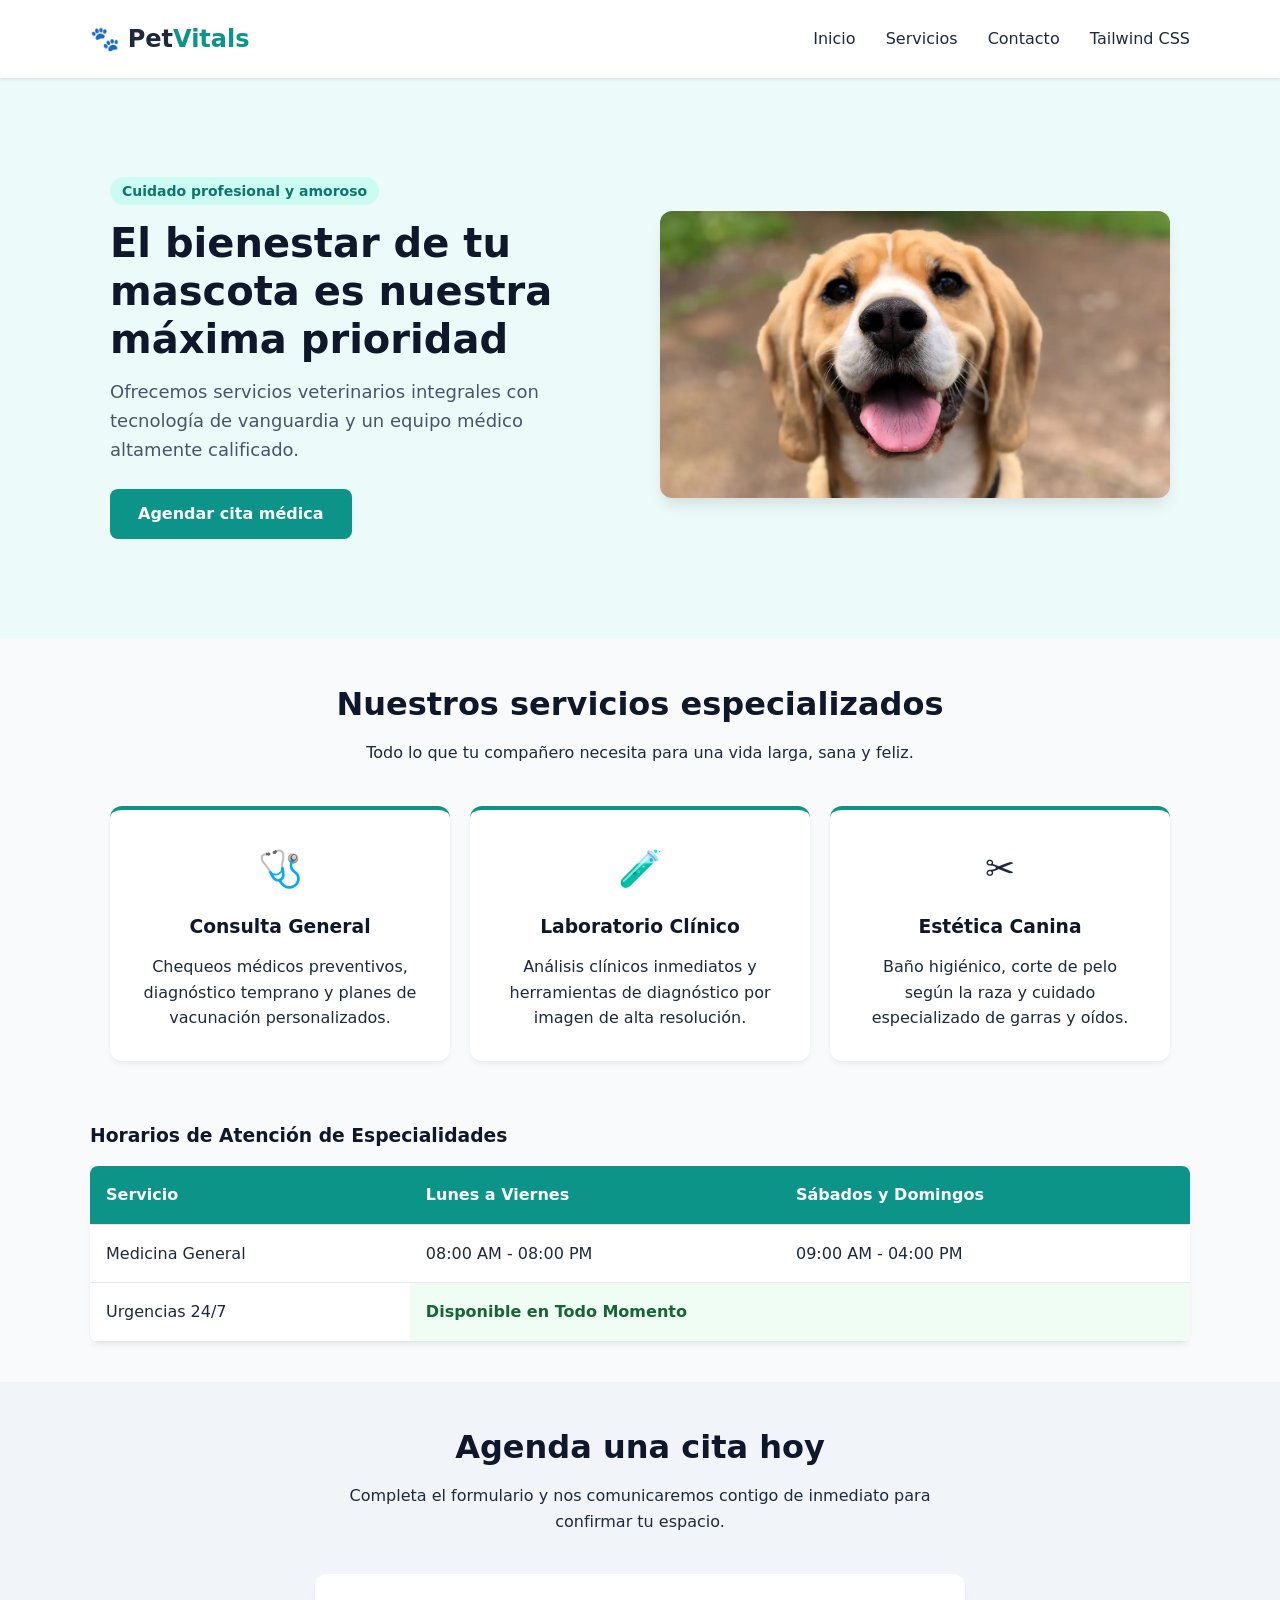
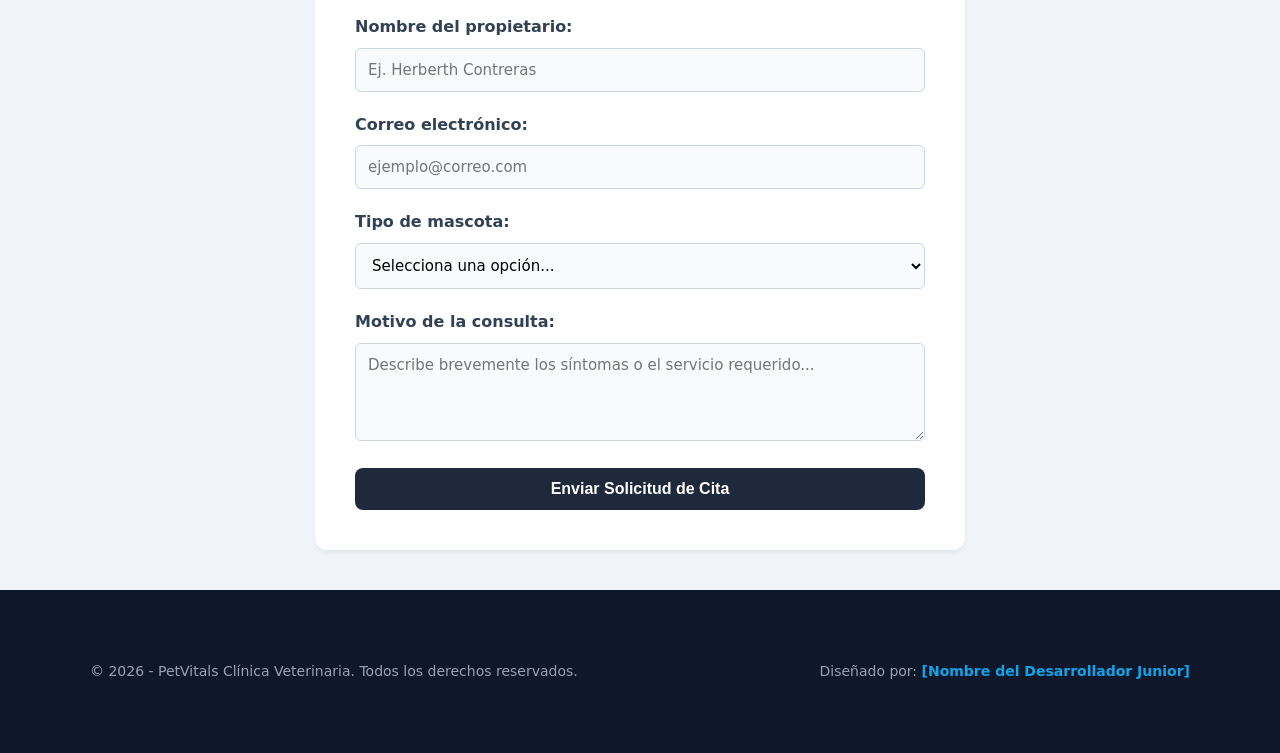
<file: veterinaria-main/index.html>
<!DOCTYPE html>
<html lang="es">
<head>
    <meta charset="UTF-8">
    <meta name="viewport" content="width=device-width, initial-scale=1.0">
    <title>PetVitals - Clínica Veterinaria Moderna</title>
    <link rel="stylesheet" href="css/style.css">
</head>
<body>

    <header class="header-principal">
        <div class="contenedor nav-contenedor">
            <div class="logo">
                <span class="icono-logo">🐾</span> <strong>Pet<span class="texto-variante">Vitals</span></strong>
            </div>
            <nav class="menu-navegacion">
                <ul>
                    <li><a href="#inicio">Inicio</a></li>
                    <li><a href="#servicios">Servicios</a></li>
                    <li><a href="#contacto">Contacto</a></li>
                    <li><a href="tailwind.html">Tailwind CSS</a></li>
                </ul>
            </nav>
        </div>
    </header>

    <main>
        <section id="inicio" class="seccion-hero">
            <div class="contenedor grid-hero">
                <div class="contenido-hero">
                    <span class="etiqueta-bienvenida">Cuidado profesional y amoroso</span>
                    <h1>El bienestar de tu mascota es nuestra máxima prioridad</h1>
                    <p>Ofrecemos servicios veterinarios integrales con tecnología de vanguardia y un equipo médico altamente calificado.</p>
                    <a href="#contacto" class="btn btn-primario">Agendar cita médica</a>
                </div>
                <div class="imagen-hero">
                    <img src="img/mascota.jpg" alt="Perro feliz recibiendo atención veterinaria" class="img-responsiva">
                </div>
            </div>
        </section>

        <section id="servicios" class="seccion-servicios">
            <div class="contenedor">
                <div class="encabezado-seccion">
                    <h2>Nuestros servicios especializados</h2>
                    <p>Todo lo que tu compañero necesita para una vida larga, sana y feliz.</p>
                </div>

                <div class="grid-servicios">
                    <article class="tarjeta-servicio">
                        <div class="icono-servicio">🩺</div>
                        <h3>Consulta General</h3>
                        <p>Chequeos médicos preventivos, diagnóstico temprano y planes de vacunación personalizados.</p>
                    </article>

                    <article class="tarjeta-servicio">
                        <div class="icono-servicio">🧪</div>
                        <h3>Laboratorio Clínico</h3>
                        <p>Análisis clínicos inmediatos y herramientas de diagnóstico por imagen de alta resolución.</p>
                    </article>

                    <article class="tarjeta-servicio">
                        <div class="icono-servicio">✂️</div>
                        <h3>Estética Canina</h3>
                        <p>Baño higiénico, corte de pelo según la raza y cuidado especializado de garras y oídos.</p>
                    </article>
                </div>

                <div class="contenedor-tabla">
                    <h3>Horarios de Atención de Especialidades</h3>
                    <table class="tabla-horarios">
                        <thead>
                            <tr>
                                <th>Servicio</th>
                                <th>Lunes a Viernes</th>
                                <th>Sábados y Domingos</th>
                            </tr>
                        </thead>
                        <tbody>
                            <tr>
                                <strong><td>Medicina General</td></strong>
                                <td>08:00 AM - 08:00 PM</td>
                                <td>09:00 AM - 04:00 PM</td>
                            </tr>
                            <tr>
                                <strong><td>Urgencias 24/7</td></strong>
                                <td colspan="2" class="celda-destacada">Disponible en Todo Momento</td>
                            </tr>
                        </tbody>
                    </table>
                </div>
            </div>
        </section>

        <section id="contacto" class="seccion-contacto">
            <div class="contenedor contenedor-corto">
                <div class="encabezado-seccion">
                    <h2>Agenda una cita hoy</h2>
                    <p>Completa el formulario y nos comunicaremos contigo de inmediato para confirmar tu espacio.</p>
                </div>

                <form action="#" method="post" class="formulario-contacto">
                    <div class="grupo-formulario">
                        <label for="nombre">Nombre del propietario:</label>
                        <input type="text" id="nombre" name="nombre" placeholder="Ej. Herberth Contreras" required>
                    </div>

                    <div class="grupo-formulario">
                        <label for="correo">Correo electrónico:</label>
                        <input type="email" id="correo" name="correo" placeholder="ejemplo@correo.com" required>
                    </div>

                    <div class="grupo-formulario">
                        <label for="mascota">Tipo de mascota:</label>
                        <select id="mascota" name="mascota" required>
                            <option value="">Selecciona una opción...</option>
                            <option value="perro">Perro</option>
                            <option value="gato">Gato</option>
                            <option value="otro">Otro animal exótico</option>
                        </select>
                    </div>

                    <div class="grupo-formulario">
                        <label for="motivo">Motivo de la consulta:</label>
                        <textarea id="motivo" name="motivo" rows="4" placeholder="Describe brevemente los síntomas o el servicio requerido..." required></textarea>
                    </div>

                    <button type="submit" class="btn btn-formulario">Enviar Solicitud de Cita</button>
                </form>
            </div>
        </section>
    </main>

    <footer class="pie-pagina">
        <div class="contenedor grid-pie">
            <p>&copy; 2026 - PetVitals Clínica Veterinaria. Todos los derechos reservados.</p>
            <p class="credito-desarrollador">Diseñado por: <span class="nombre-junior">[Nombre del Desarrollador Junior]</span></p>
        </div>
    </footer>

</body>
</html>
</file>
<file: veterinaria-main/css/style.css>
/* ==========================================================================
   1. VARIABLES, CONFIGURACIÓN DE RESETEO Y ESTILOS GLOBALES
   ========================================================================== */
:root {
    --color-primario: #0d9488;     /* Verde azulado moderno (Teal) */
    --color-primario-oscuro: #0f766e;
    --color-secundario: #0ea5e9;   /* Azul cielo complementario */
    --color-fondo-claro: #f8fafc;  /* Fondo suave grisáceo */
    --color-texto: #1e293b;        /* Gris oscuro de alta legibilidad */
    --color-blanco: #ffffff;
    --fuente-principal: 'Segoe UI', system-ui, -apple-system, sans-serif;
    --sombra-tarjeta: 0 4px 6px -1px rgb(0 0 0 / 0.05), 0 2px 4px -2px rgb(0 0 0 / 0.05);
}

* {
    box-sizing: border-box;
    margin: 0;
    padding: 0;
}

html {
    scroll-behavior: smooth;
}

body {
    font-family: var(--fuente-principal);
    background-color: var(--color-fondo-claro);
    color: var(--color-texto);
    line-height: 1.6;
}

/* Contenedores de Diseño Unificado */
.contenedor {
    width: 90%;
    max-width: 1100px;
    margin: 0 auto;
    padding: 40px 0;
}

.contenedor-corto {
    max-width: 650px;
}

/* ==========================================================================
   2. ACCESIBILIDAD Y FOCOS DE ALTA VISIBILIDAD (Principios POUR)
   ========================================================================== */
a:focus,
input:focus,
select:focus,
textarea:focus,
button:focus {
    outline: 3px solid var(--color-secundario);
    outline-offset: 2px;
}

/* ==========================================================================
   3. COMPONENTES REUTILIZABLES (Botones e Imágenes)
   ========================================================================== */
.btn {
    display: inline-block;
    padding: 12px 28px;
    font-weight: 600;
    text-decoration: none;
    border-radius: 8px;
    transition: background-color 0.3s ease, transform 0.2s ease;
    border: none;
    cursor: pointer;
}

.btn-primario {
    background-color: var(--color-primario);
    color: var(--color-blanco);
}

.btn-primario:hover {
    background-color: var(--color-primario-oscuro);
    transform: translateY(-2px);
}

.btn-formulario {
    background-color: var(--color-texto);
    color: var(--color-blanco);
    width: 100%;
    font-size: 16px;
}

.btn-formulario:hover {
    background-color: #334155;
}

.img-responsiva {
    max-width: 100%;
    height: auto;
    border-radius: 12px;
    box-shadow: 0 10px 15px -3px rgb(0 0 0 / 0.1);
}

/* ==========================================================================
   4. ESTRUCTURA DE COMPONENTES DEL SITIO
   ========================================================================== */

/* Encabezado y Barra de Navegación */
.header-principal {
    background-color: var(--color-blanco);
    box-shadow: 0 1px 3px rgb(0 0 0 / 0.1);
    position: sticky;
    top: 0;
    z-index: 100;
}

.nav-contenedor {
    display: table; /* Alternativa robusta para estructuración clásica limpia */
    width: 100%;
    padding: 20px 0;
}

.logo {
    display: table-cell;
    vertical-align: middle;
    font-size: 24px;
    color: var(--color-texto);
}

.texto-variante {
    color: var(--color-primario);
}

.menu-navegacion {
    display: table-cell;
    text-align: right;
    vertical-align: middle;
}

.menu-navegacion ul {
    list-style: none;
}

.menu-navegacion ul li {
    display: inline-block;
    margin-left: 25px;
}

.menu-navegacion ul li a {
    text-decoration: none;
    color: var(--color-texto);
    font-weight: 500;
    transition: color 0.3s;
}

.menu-navegacion ul li a:hover {
    color: var(--color-primario);
}

/* Sección Hero */
.seccion-hero {
    background-color: #edfafa;
    padding: 40px 0;
}

.grid-hero {
    display: table;
    width: 100%;
}

.contenido-hero, .imagen-hero {
    display: table-cell;
    width: 50%;
    vertical-align: middle;
    padding: 20px;
}

.etiqueta-bienvenida {
    background-color: #ccfbf1;
    color: var(--color-primario-oscuro);
    padding: 6px 12px;
    border-radius: 20px;
    font-size: 14px;
    font-weight: 600;
}

.contenido-hero h1 {
    font-size: 40px;
    line-height: 1.2;
    margin: 15px 0;
    color: #0f172a;
}

.contenido-hero p {
    font-size: 18px;
    margin-bottom: 25px;
    color: #475569;
}

/* Sección de Servicios y Tarjetas */
.encabezado-seccion {
    text-align: center;
    margin-bottom: 40px;
}

.encabezado-seccion h2 {
    font-size: 32px;
    color: #0f172a;
    margin-bottom: 10px;
}

.grid-servicios {
    display: table;
    width: 100%;
    table-layout: fixed;
    border-spacing: 20px 0;
}

.tarjeta-servicio {
    display: table-cell;
    background-color: var(--color-blanco);
    padding: 30px;
    border-radius: 12px;
    box-shadow: var(--sombra-tarjeta);
    text-align: center;
    border-top: 4px solid var(--color-primario);
}

.icono-servicio {
    font-size: 36px;
    margin-bottom: 15px;
}

.tarjeta-servicio h3 {
    margin-bottom: 12px;
    color: #0f172a;
}

/* Tabla Estilizada Modela (UX/UI limpia sin usar atributos obsoletos) */
.contenedor-tabla {
    margin-top: 60px;
}

.contenedor-tabla h3 {
    margin-bottom: 15px;
    color: #0f172a;
}

.tabla-horarios {
    width: 100%;
    border-collapse: collapse;
    background-color: var(--color-blanco);
    border-radius: 8px;
    overflow: hidden;
    box-shadow: var(--sombra-tarjeta);
}

.tabla-horarios th, .tabla-horarios td {
    padding: 16px;
    text-align: left;
    border-bottom: 1px solid #e2e8f0;
}

.tabla-horarios th {
    background-color: var(--color-primario);
    color: var(--color-blanco);
    font-weight: 600;
}

.celda-destacada {
    background-color: #f0fdf4;
    color: #166534;
    font-weight: bold;
}

/* Sección del Formulario de Contacto */
.seccion-contacto {
    background-color: #f1f5f9;
}

.formulario-contacto {
    background-color: var(--color-blanco);
    padding: 40px;
    border-radius: 12px;
    box-shadow: var(--sombra-tarjeta);
}

.grupo-formulario {
    margin-bottom: 20px;
}

.grupo-formulario label {
    display: block;
    margin-bottom: 8px;
    font-weight: 600;
    color: #334155;
}

.grupo-formulario input[type="text"],
.grupo-formulario input[type="email"],
.grupo-formulario select,
.grupo-formulario textarea {
    width: 100%;
    padding: 12px;
    border: 1px solid #cbd5e1;
    border-radius: 6px;
    background-color: #f8fafc;
    font-family: inherit;
    font-size: 15px;
}

/* Pie de Página */
.pie-pagina {
    background-color: #0f172a;
    color: #94a3b8;
    padding: 30px 0;
    font-size: 14px;
}

.grid-pie {
    display: table;
    width: 100%;
}

.grid-pie p {
    display: table-cell;
    width: 50%;
}

.credito-desarrollador {
    text-align: right;
}

.nombre-junior {
    color: var(--color-secundario);
    font-weight: bold;
}
</file>
